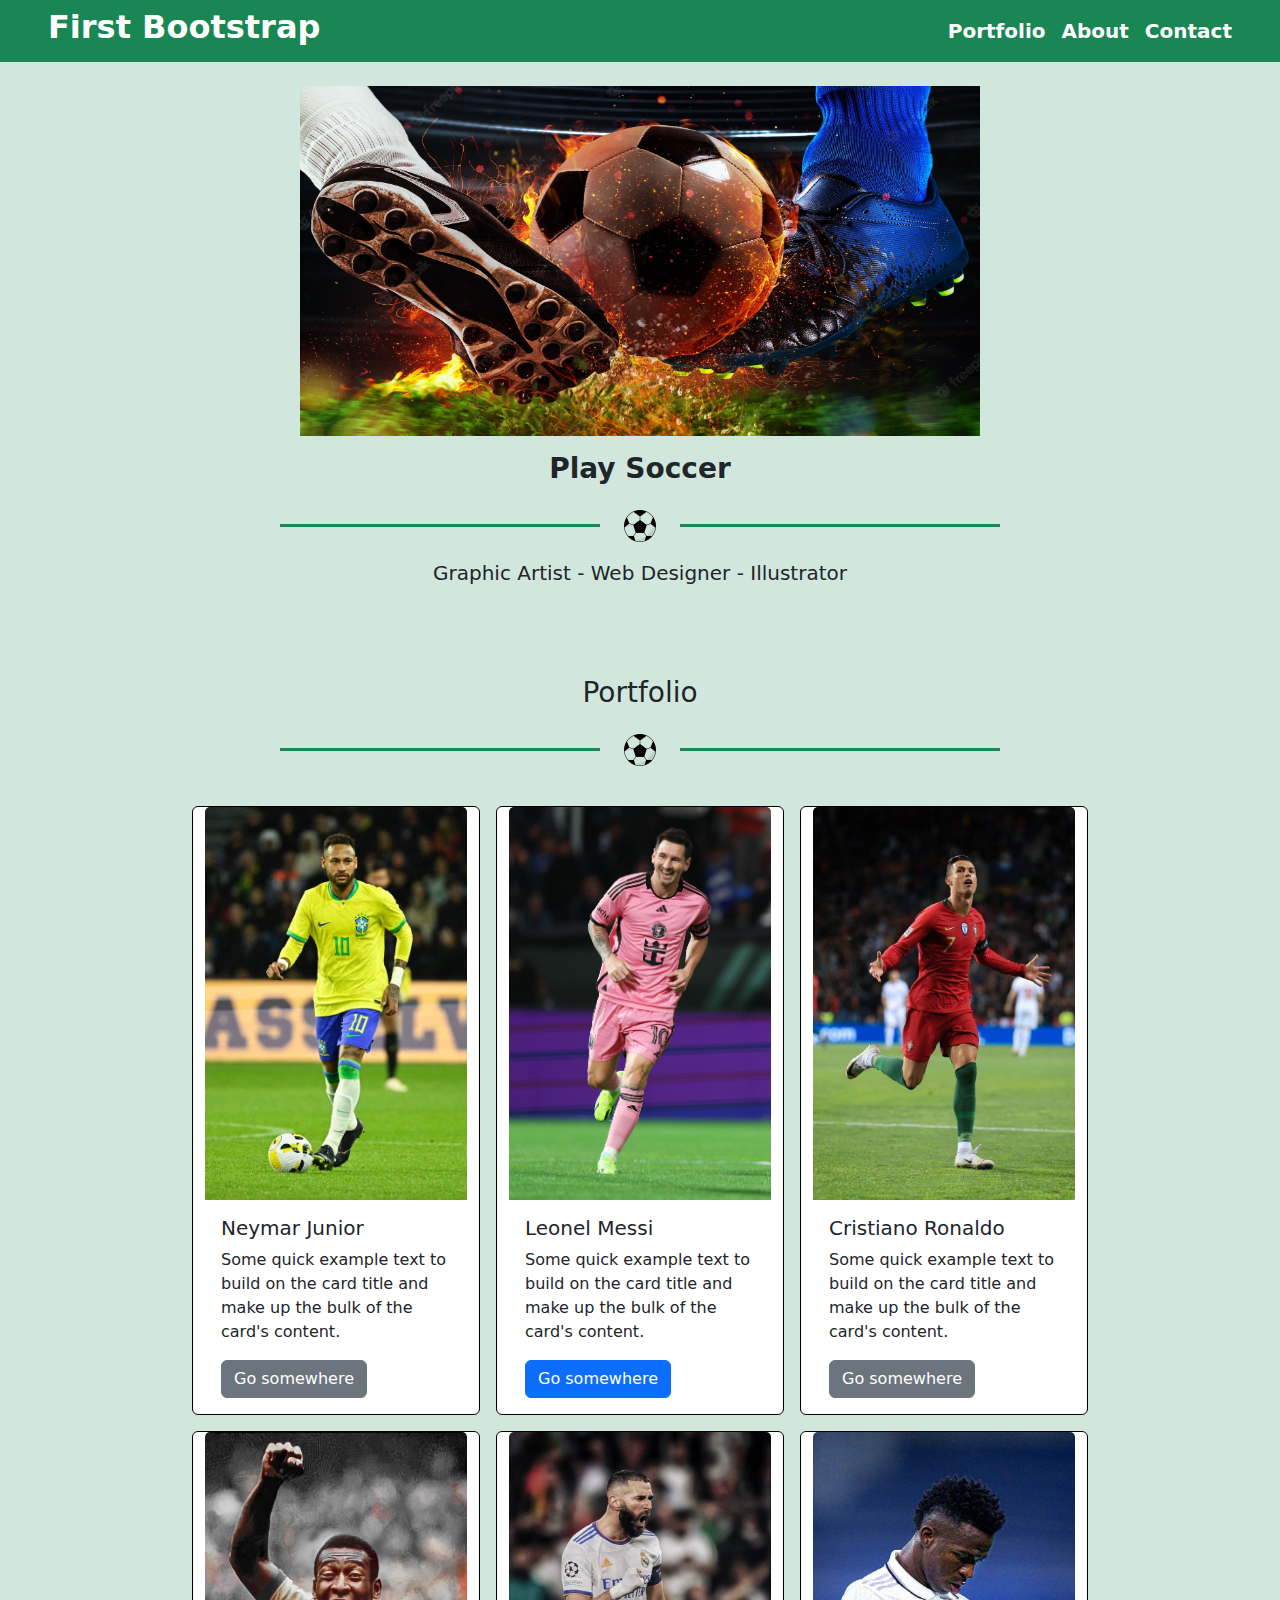
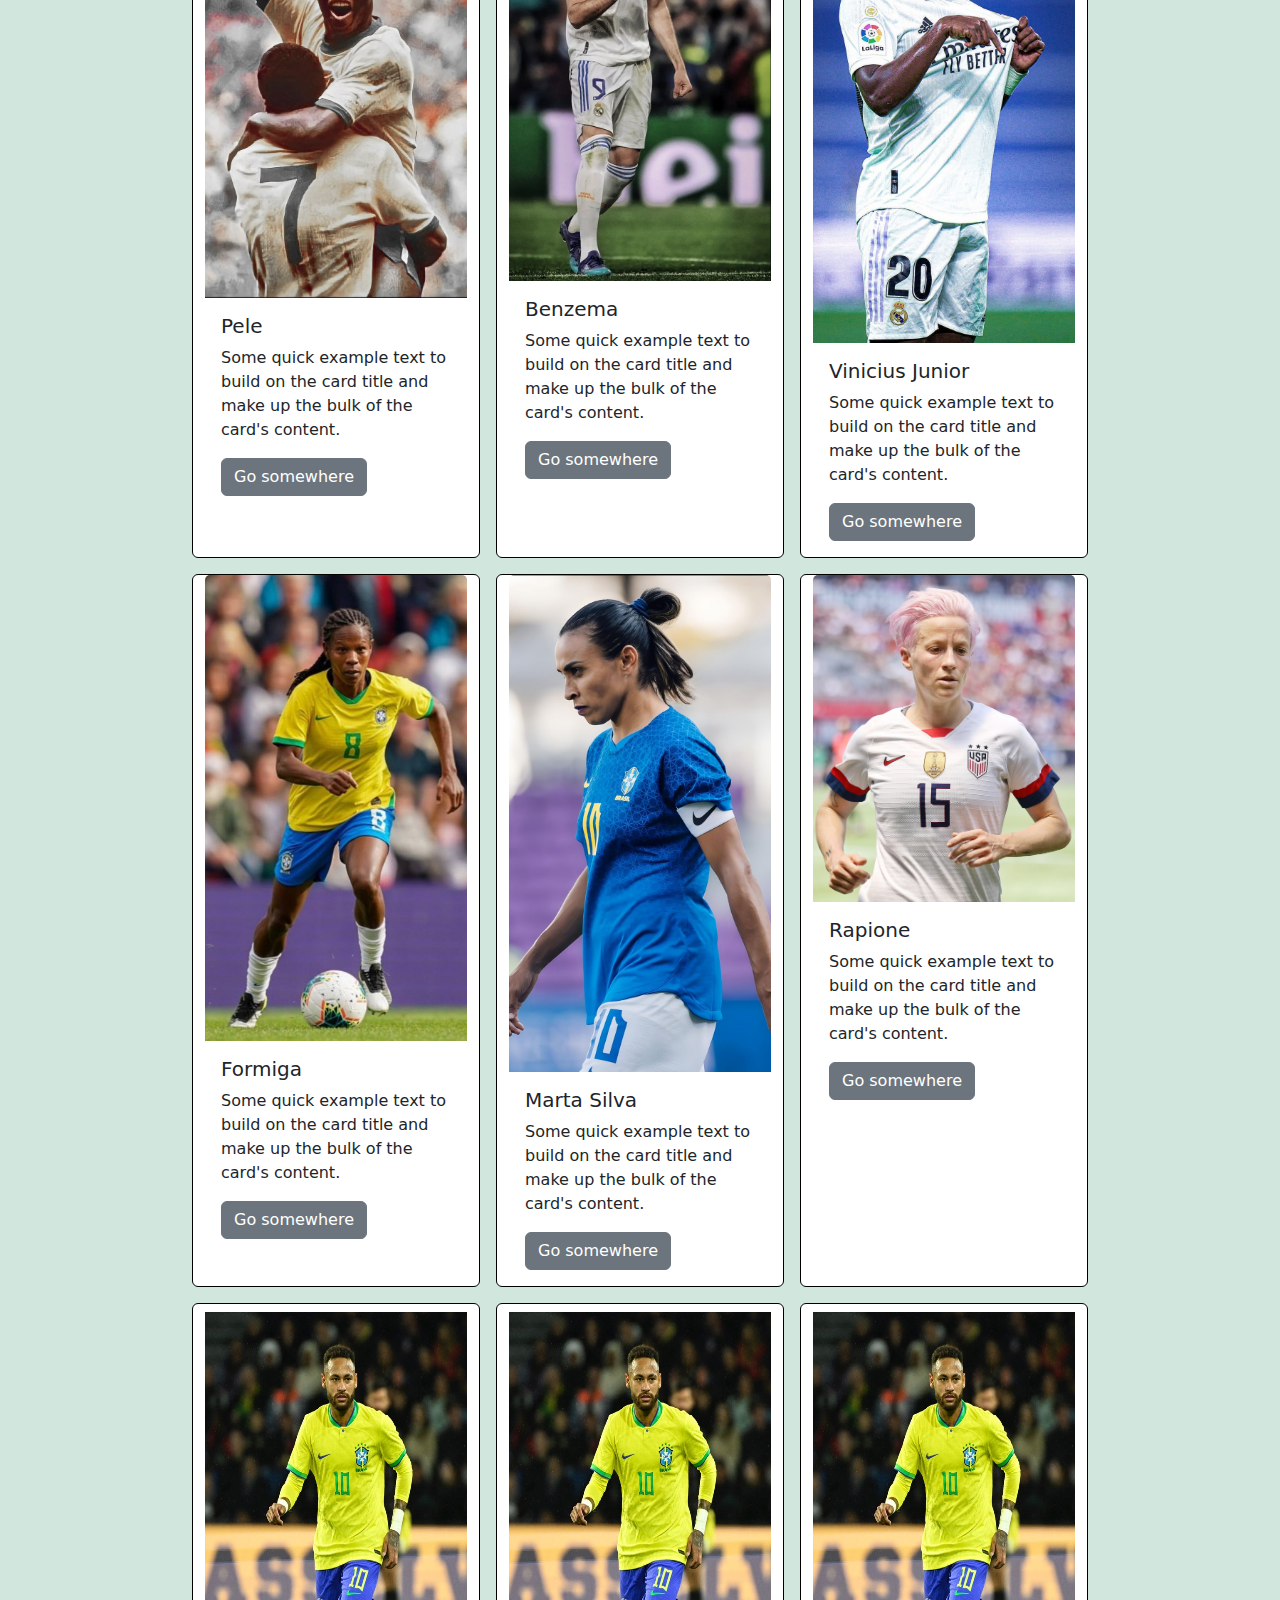
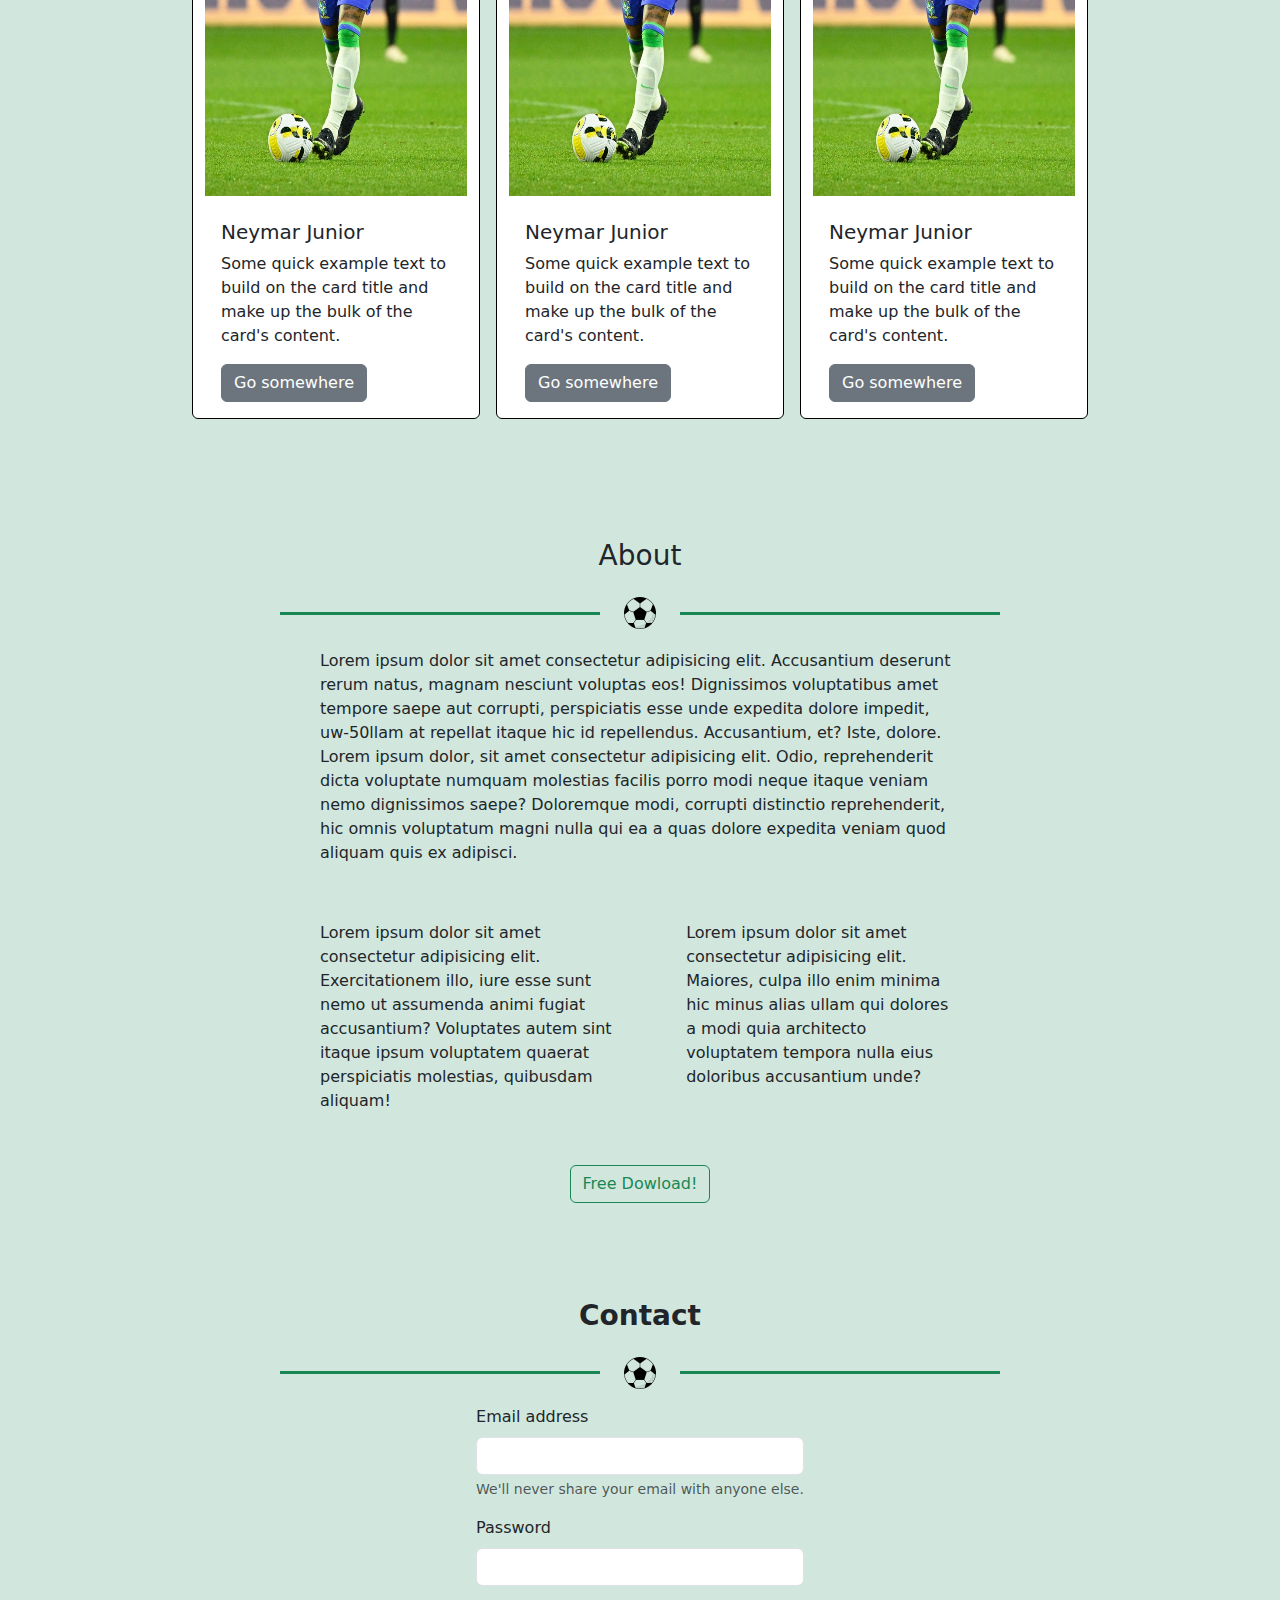
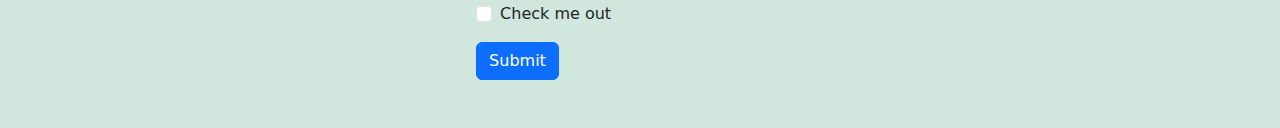
<file: index.html>
<!DOCTYPE html>
<html lang="en">
<head>
    <meta charset="UTF-8">
    <meta name="viewport" content="width=device-width, initial-scale=1.0">
    <link rel="stylesheet" href="./src/style/style.css">
    <link rel="stylesheet" href="./src/style/reset.css">   
    <link href="https://cdn.jsdelivr.net/npm/bootstrap@5.3.3/dist/css/bootstrap.min.css" rel="stylesheet"
    integrity="sha384-QWTKZyjpPEjISv5WaRU9OFeRpok6YctnYmDr5pNlyT2bRjXh0JMhjY6hW+ALEwIH" crossorigin="anonymous">
    <link rel="stylesheet" href="./src/style/global.css">
    <title>First landpage</title>
    
  
</head>
<body>

<!-- HEADER CABEÇALHO  -->

      <body>
        <header class="w-100 bg-success py-2 px-5 d-flex align-items-center justify-content-between">
     
          <h1 class="text-white fw-semibold fs-2">First Bootstrap</h1>
     
          <nav class="d-flex gap-3">
            <a class="text-white fw-semibold fs-5" href="#portfolio">Portfolio</a>
            <a class="text-white fw-semibold fs-5" href="#about">About</a>
            <a class="text-white fw-semibold fs-5" href="#contact">Contact</a>
          </nav>
        </header>
     
     
      <!-- MAIN  -->
        <main class="w-100 d-flex flex-column py-4 justify-content-center bg-success-subtle align-items-center gap-3">
          <img width="680" height="350" src="./src/assets/images/futebollogo.jpg" alt="logo futebol">
     
          <h2 class="text-black fw-semibold fs-3">Play Soccer</h2>
     
          <div class="divider w-100 d-flex align-items-center justify-content-center gap-4">
     
            <div class="divider-line w-25 bg-success"></div>
            <img src="./src/assets/images/bola-de-futebol.png" alt="bola">
            <div class="divider-line w-25 bg-success"></div>
     
          </div>
     
          <p class="fw-normal fs-5">Graphic Artist - Web Designer - Illustrator</p>
     
        </main>

     <!-- SESSÃO PORTFOLIO -->
        <section class="w-100 bg-success-subtle  d-flex flex-column align-items-center gap-3 py-5">
         
        <h3 class="fw-dolder text-black">Portfolio</h3>
        <div class="divider w-100 d-flex align-items-center justify-content-center gap-4">
     
          <div class="divider-line w-25 bg-success"></div>
          <img src="./src/assets/images/bola-de-futebol.png" alt="bola">
          <div class="divider-line w-25 bg-success"></div>
   
        </div>

<!-- INICIO CRIANDO CARDS -->

<!-- Pai dos Cards -->
<div class="container row row-cols-2 row-cols-md-2 row-cols-lg-3 row-cols-xl-3 row-cols-xxl-4 justify-content-center gap-3 py-4">

  <!-- inicio -->
  <div class="card" style="width: 18rem;">
    <img src="./src/assets/images/ney.jpg" class="card-img-top" alt="...">
    <div class="card-body">
      <h5 class="card-title">Neymar Junior </h5>
      <p class="card-text">Some quick example text to build on the card title and make up the bulk of the card's content.</p>
      <a href="#" class="btn btn-secondary">Go somewhere</a>
    </div>
  </div>
<!-- Fim do Card Neymar -->


 <!-- inicio -->
 <div class="card" style="width: 18rem;">
  <img src="./src/assets/images/messi1.jpg" class="card-img-top" alt="...">
  <div class="card-body">
    <h5 class="card-title">Leonel Messi</h5>
    <p class="card-text">Some quick example text to build on the card title and make up the bulk of the card's content.</p>
    <a href="#" class="btn btn-primary">Go somewhere</a>
  </div>
</div>
<!-- Fim do Card Messi -->


 <!-- inicio -->
 <div class="card" style="width: 18rem;">
  <img src="./src/assets/images/cr76.jpg" class="card-img-top" alt="...">
  <div class="card-body">
    <h5 class="card-title">Cristiano Ronaldo</h5>
    <p class="card-text">Some quick example text to build on the card title and make up the bulk of the card's content.</p>
    <a href="#" class="btn btn-secondary">Go somewhere</a>
  </div>
</div>
<!-- Fim do Card CR7 -->



 <!-- inicio -->
 <div class="card" style="width: 18rem;">
  <img src="./src/assets/images/pele6.jpg" class="card-img-top" alt="...">
  <div class="card-body">
    <h5 class="card-title">Pele</h5>
    <p class="card-text">Some quick example text to build on the card title and make up the bulk of the card's content.</p>
    <a href="#" class="btn btn-secondary">Go somewhere</a>
  </div>
</div>
<!-- Fim do Card Pele -->


 <!-- inicio -->
 <div class="card" style="width: 18rem;">
  <img src="./src/assets/images/benzema.jpg" class="card-img-top" alt="...">
  <div class="card-body">
    <h5 class="card-title">Benzema</h5>
    <p class="card-text">Some quick example text to build on the card title and make up the bulk of the card's content.</p>
    <a href="#" class="btn btn-secondary">Go somewhere</a>
  </div>
</div>
<!-- Fim do Card Benzema -->


<!-- inicio -->
<div class="card" style="width: 18rem;">
  <img src="./src/assets/images/vini.jpg" class="card-img-top" alt="...">
  <div class="card-body">
    <h5 class="card-title">Vinicius Junior</h5>
    <p class="card-text">Some quick example text to build on the card title and make up the bulk of the card's content.</p>
    <a href="#" class="btn btn-secondary">Go somewhere</a>
  </div>
</div>
<!-- Fim do Card Vinicius Junior -->


<!-- inicio -->
<div class="card" style="width: 18rem;">
  <img src="./src/assets/images/formiga.jpg" class="card-img-top" alt="...">
  <div class="card-body">
    <h5 class="card-title">Formiga</h5>
    <p class="card-text">Some quick example text to build on the card title and make up the bulk of the card's content.</p>
    <a href="#" class="btn btn-secondary">Go somewhere</a>
  </div>
</div>
<!-- Fim do Card Formiga -->


<!-- inicio -->
<div class="card" style="width: 18rem;">
  <img src="./src/assets/images/marta2.jpg" class="card-img-top" alt="...">
  <div class="card-body">
    <h5 class="card-title">Marta Silva</h5>
    <p class="card-text">Some quick example text to build on the card title and make up the bulk of the card's content.</p>
    <a href="#" class="btn btn-secondary">Go somewhere</a>
  </div>
</div>
<!-- Fim do Card Marta Silva -->


<!-- inicio -->
<div class="card" style="width: 18rem;">
  <img src="./src/assets/images/rapione2.jpg"  class="card-img-top" alt="...">
  <div class="card-body">
    <h5 class="card-title">Rapione</h5>
    <p class="card-text">Some quick example text to build on the card title and make up the bulk of the card's content.</p>
    <a href="#" class="btn btn-secondary">Go somewhere</a>
  </div>
</div>
<!-- Fim do Card Rapione -->

  <!-- Inicio do Card Neymar -->
  <div class="card" style="width: 18rem;">
    <img src="./src/assets/images/ney.jpg" height="500" width="200"  class="card-img-top py-2" alt="...">
    <div class="card-body">
      <h5 class="card-title">Neymar Junior </h5>
      <p class="card-text">Some quick example text to build on the card title and make up the bulk of the card's content.</p>
      <a href="#" class="btn btn-secondary">Go somewhere</a>
    </div>
  </div>
<!-- Fim do Card Neymar -->

  <!-- Inicio do Card Neymar -->
  <div class="card" style="width: 18rem;">
    <img src="./src/assets/images/ney.jpg" height="500" width="200"  class="card-img-top py-2" alt="...">
    <div class="card-body">
      <h5 class="card-title">Neymar Junior </h5>
      <p class="card-text">Some quick example text to build on the card title and make up the bulk of the card's content.</p>
      <a href="#" class="btn btn-secondary">Go somewhere</a>
    </div>
  </div>
<!-- Fim do Card Neymar -->

  <!-- Inicio do Card Neymar -->
  <div class="card" style="width: 18rem;">
    <img src="./src/assets/images/ney.jpg" height="500" width="200"  class="card-img-top py-2" alt="...">
    <div class="card-body">
      <h5 class="card-title">Neymar Junior </h5>
      <p class="card-text">Some quick example text to build on the card title and make up the bulk of the card's content.</p>
      <a href="#" class="btn btn-secondary">Go somewhere</a>
    </div>
  </div>
<!-- Fim do Card Neymar -->
</div>

    </div>
    </section>
<!-- FECHANDO A SESSÃO -->


<!-- SESSÃO ABOUT -->
    <section class="w-100  bg-success-subtle d-flex flex-column align-items-center gap-3 py-5">
      <h3 class="fw-dolder text-black">About</h3>
      <div class="divider w-100 d-flex align-items-center justify-content-center gap-4">
   
        <div class="divider-line w-25 bg-success"></div>
        <img src="./src/assets/images/bola-de-futebol.png" alt="bola">
        <div class="divider-line w-25 bg-success"></div>
 
      </div>
 
      </div>

      <p class="w-50 py-1">Lorem ipsum dolor sit amet consectetur adipisicing elit. Accusantium deserunt rerum natus, magnam nesciunt voluptas eos! Dignissimos voluptatibus amet tempore saepe aut corrupti, perspiciatis esse unde expedita dolore impedit, uw-50llam at repellat itaque hic id repellendus. Accusantium, et? Iste, dolore. Lorem ipsum dolor, sit amet consectetur adipisicing elit. Odio, reprehenderit dicta voluptate numquam molestias facilis porro modi neque itaque veniam nemo dignissimos saepe? Doloremque modi, corrupti distinctio reprehenderit, hic omnis voluptatum magni nulla qui ea a quas dolore expedita veniam quod aliquam quis ex adipisci.</p>

      <div class=" d-flex w-50 gap-5 py-1">
        <p class="py-3">Lorem ipsum dolor sit amet consectetur adipisicing elit. Exercitationem illo, iure esse sunt nemo ut assumenda animi fugiat accusantium? Voluptates autem sint itaque ipsum voluptatem quaerat perspiciatis molestias, quibusdam aliquam!</p> <p class="py-3">Lorem ipsum dolor sit amet consectetur adipisicing elit. Maiores, culpa illo enim minima hic minus alias ullam qui dolores a modi quia architecto voluptatem tempora nulla eius doloribus accusantium unde?</p>
      </div>

      <button type="button" class="btn btn-outline-success "> Free Dowload! </button>

    </section>
<!-- FIM DA SESSÃO ABOUT -->


 <!-- INICIO DA SESSÃO CONTACT -->
    <section class=" w-100  bg-success-subtle d-flex flex-column align-items-center gap-3 py-5">
      <h3 class="fw-bolder text-black">Contact</h3>
      <div class="divider w-100 d-flex align-items-center justify-content-center gap-4">
   
        <div class="divider-line w-25 bg-success"></div>
        <img src="./src/assets/images/bola-de-futebol.png" alt="bola">
        <div class="divider-line w-25 bg-success"></div>

      </div>

    <!-- FORMULARIO -->
      <form>
        <div class="mb-3">
          <label for="exampleInputEmail1" class="form-label">Email address</label>
          <input type="email" class="form-control" id="exampleInputEmail1" aria-describedby="emailHelp">
          <div id="emailHelp" class="form-text">We'll never share your email with anyone else.</div>
        </div>
        <div class="mb-3">
          <label for="exampleInputPassword1" class="form-label">Password</label>
          <input type="password" class="form-control" id="exampleInputPassword1">
        </div>
        <div class="mb-3 form-check">
          <input type="checkbox" class="form-check-input" id="exampleCheck1">
          <label class="form-check-label" for="exampleCheck1">Check me out</label>
        </div>
        <button type="submit" class="btn btn-primary">Submit</button>
      </form>
    </div>
    </section>
    
</body>
</html>
</file>
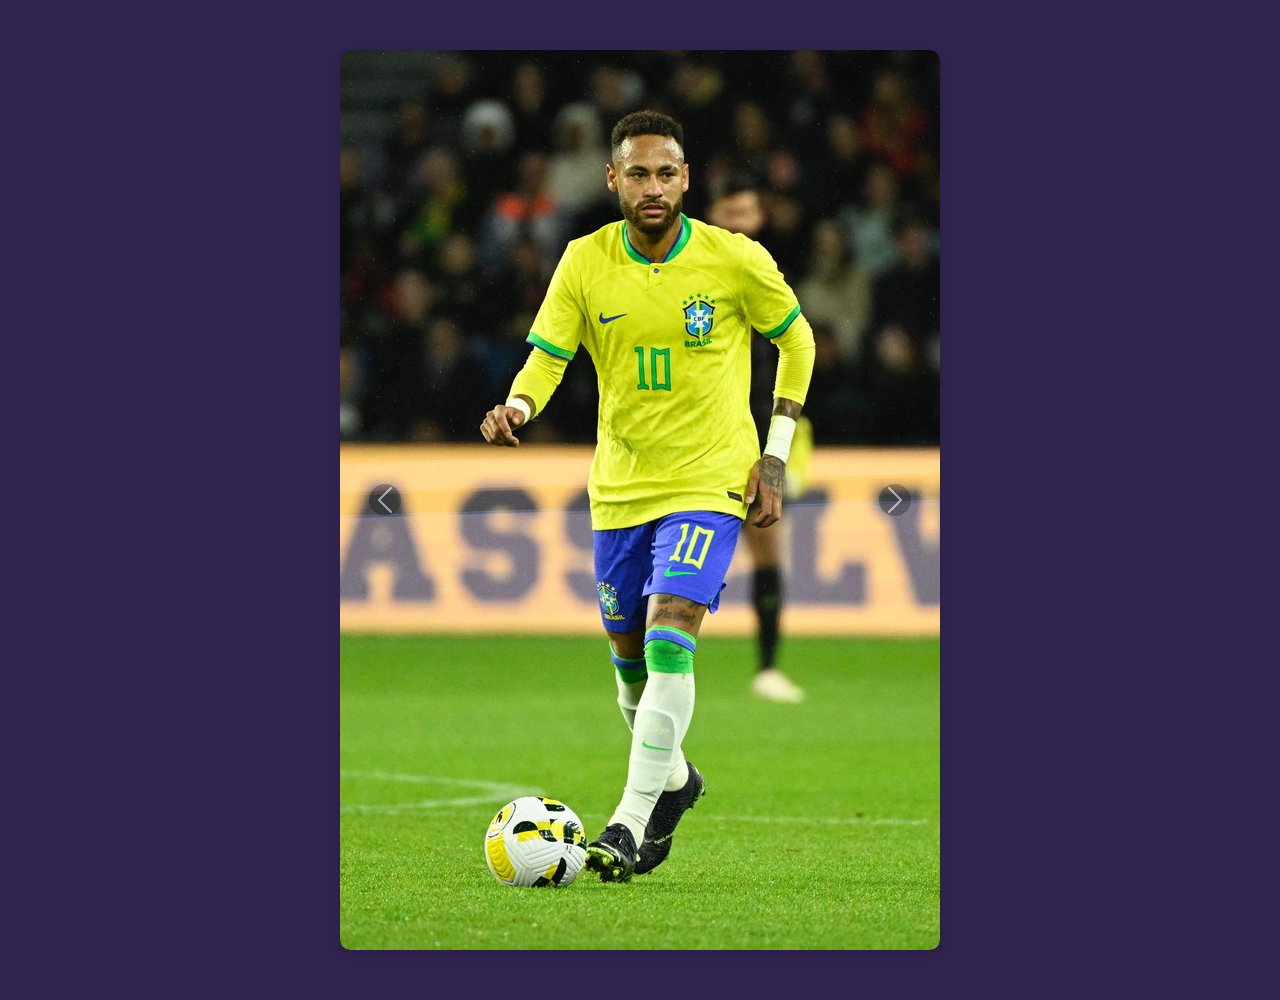
<file: portfolio.html>
<!DOCTYPE html>
<html lang="pt-br">
<head>
    <meta charset="UTF-8">
    <meta name="viewport" content="width=device-width, initial-scale=1.0">
    <title>Carrossel Bootstrap</title>
    
    <!-- Importa o CSS do Bootstrap -->
    <link href="https://cdn.jsdelivr.net/npm/bootstrap@5.3.0/dist/css/bootstrap.min.css" rel="stylesheet">
    
    <style>
        /* Define a cor de fundo da página */
        body {
            background-color: #30234f;
        }
        
        /* Estiliza o carrossel */
        .carousel {
            max-width: 600px;
            margin: 50px auto;
            border-radius: 10px;
            overflow: hidden;
            box-shadow: 0 4px 8px rgba(0, 0, 0, 0.1);
        }
        
        /* Aplica bordas arredondadas às imagens do carrossel */
        .carousel-item img {
            border-radius: 10px;
        }
        
        /* Estiliza os botões de navegação do carrossel */
        .carousel-control-prev-icon, .carousel-control-next-icon {
            background-color: rgba(0, 0, 0, 0.5);
            border-radius: 50%;
            padding: 10px;
        }
    </style>
</head>
<body>
    <!-- Carrossel Bootstrap -->
    <div id="carouselExample" class="carousel slide" data-bs-ride="carousel">
        <div class="carousel-inner" width="500" height="200">
            <!-- Primeiro slide ativo -->
            <div class="carousel-item active">
                <img src="./src/assets/images/ney.jpg" class="d-block w-100" alt="Slide 1">
            </div>
            <!-- Segundo slide -->
            <div class="carousel-item">
                <img src="./src/assets/images/ney.jpg" class="d-block w-100" alt="Slide 2">
            </div>
            <!-- Terceiro slide -->
            <div class="carousel-item">
                <img src="./src/assets/images/ney.jpg" class="d-block w-100" alt="Slide 3">
            </div>
        </div>
        
        <!-- Botão para voltar ao slide anterior -->
        <button class="carousel-control-prev" type="button" data-bs-target="#carouselExample" data-bs-slide="prev">
            <span class="carousel-control-prev-icon" aria-hidden="true"></span>
            <span class="visually-hidden">Previous</span>
        </button>
        
        <!-- Botão para avançar ao próximo slide -->
        <button class="carousel-control-next" type="button" data-bs-target="#carouselExample" data-bs-slide="next">
            <span class="carousel-control-next-icon" aria-hidden="true"></span>
            <span class="visually-hidden">Next</span>
        </button>
    </div>

    <!-- Importa o JavaScript do Bootstrap -->
    <script src="https://cdn.jsdelivr.net/npm/bootstrap@5.3.0/dist/js/bootstrap.bundle.min.js"></script>
</body>
</html>
</file>
<file: src/style/style.css>
/* @import url(./global.css); */
/* Estilizar */

.divider-line{
    height: 3px;
    /* background-color: var(--bg-secondary);  */
}
</file>
<file: src/style/global.css>
/* criar variavel global */

:root, 
[data-bs-theme=light] {
    /* para trocar a cor do que é bg-success, essa clase utiliza essa variavel de cor em rgb para definir */

    --bs-black-rgb: 0,166,3,1;
    --bs-border-color-translucent: black;


    /* --bg-primary: rgb(116, 36, 132);
    --bg-secondary: rgb(151, 151, 206);  */
}
</file>
